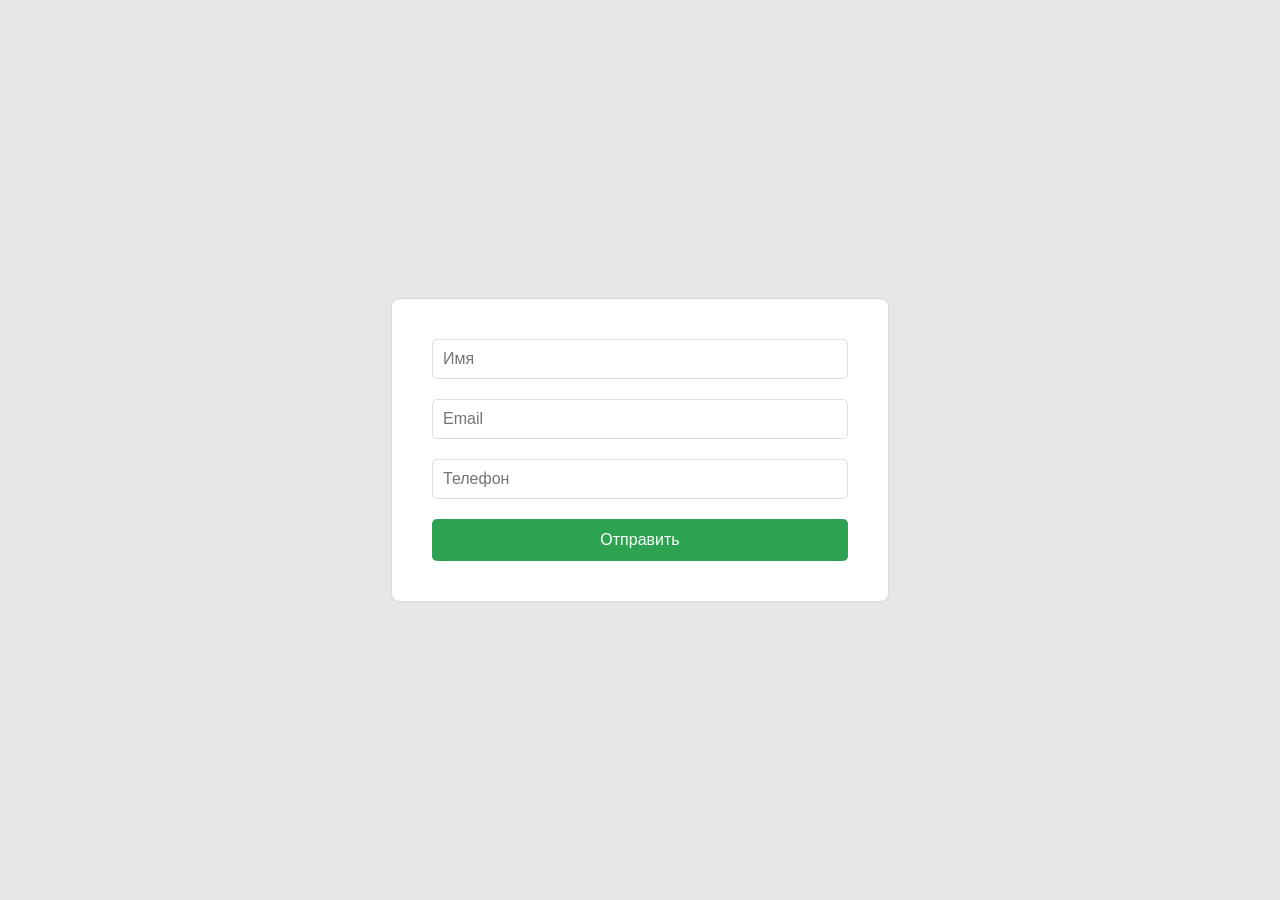
<file: Backend/index.html>
<!DOCTYPE html>
<html lang="ru">
<head>
    <meta charset="UTF-8">
    <meta name="viewport" content="width=device-width, initial-scale=1.0">
    <title>Форма отправки</title>
    <link rel="stylesheet" href="style.css">
    <script src="main.js" defer></script>
</head>
<body>
    <div class="container">
        <div id="error-message" class="error hidden"></div>
        <div class="form-container" id="form-container">
            <form id="submit-form">
                <div class="form-group">
                    <input 
                        placeholder="Имя" 
                        type="text" 
                        id="name" 
                        name="name" 
                        required
                    >
                </div>
                <div class="form-group">
                    <input  
                        placeholder="Email" 
                        type="email" 
                        id="email" 
                        name="email" 
                        required
                    >
                </div>
                <div class="form-group">
                    <input 
                        placeholder="Телефон" 
                        type="tel" 
                        id="phone" 
                        name="phone" 
                        required
                    >
                </div>
                <button type="submit">Отправить</button>
            </form>
        </div>
        <div id="success-message" class="success hidden">
            <h3>Спасибо!</h3>
            <p>Ваша заявка успешно отправлена. Мы свяжемся с вами в ближайшее время.</p>
        </div>
    </div>
</body>
</html>
</file>
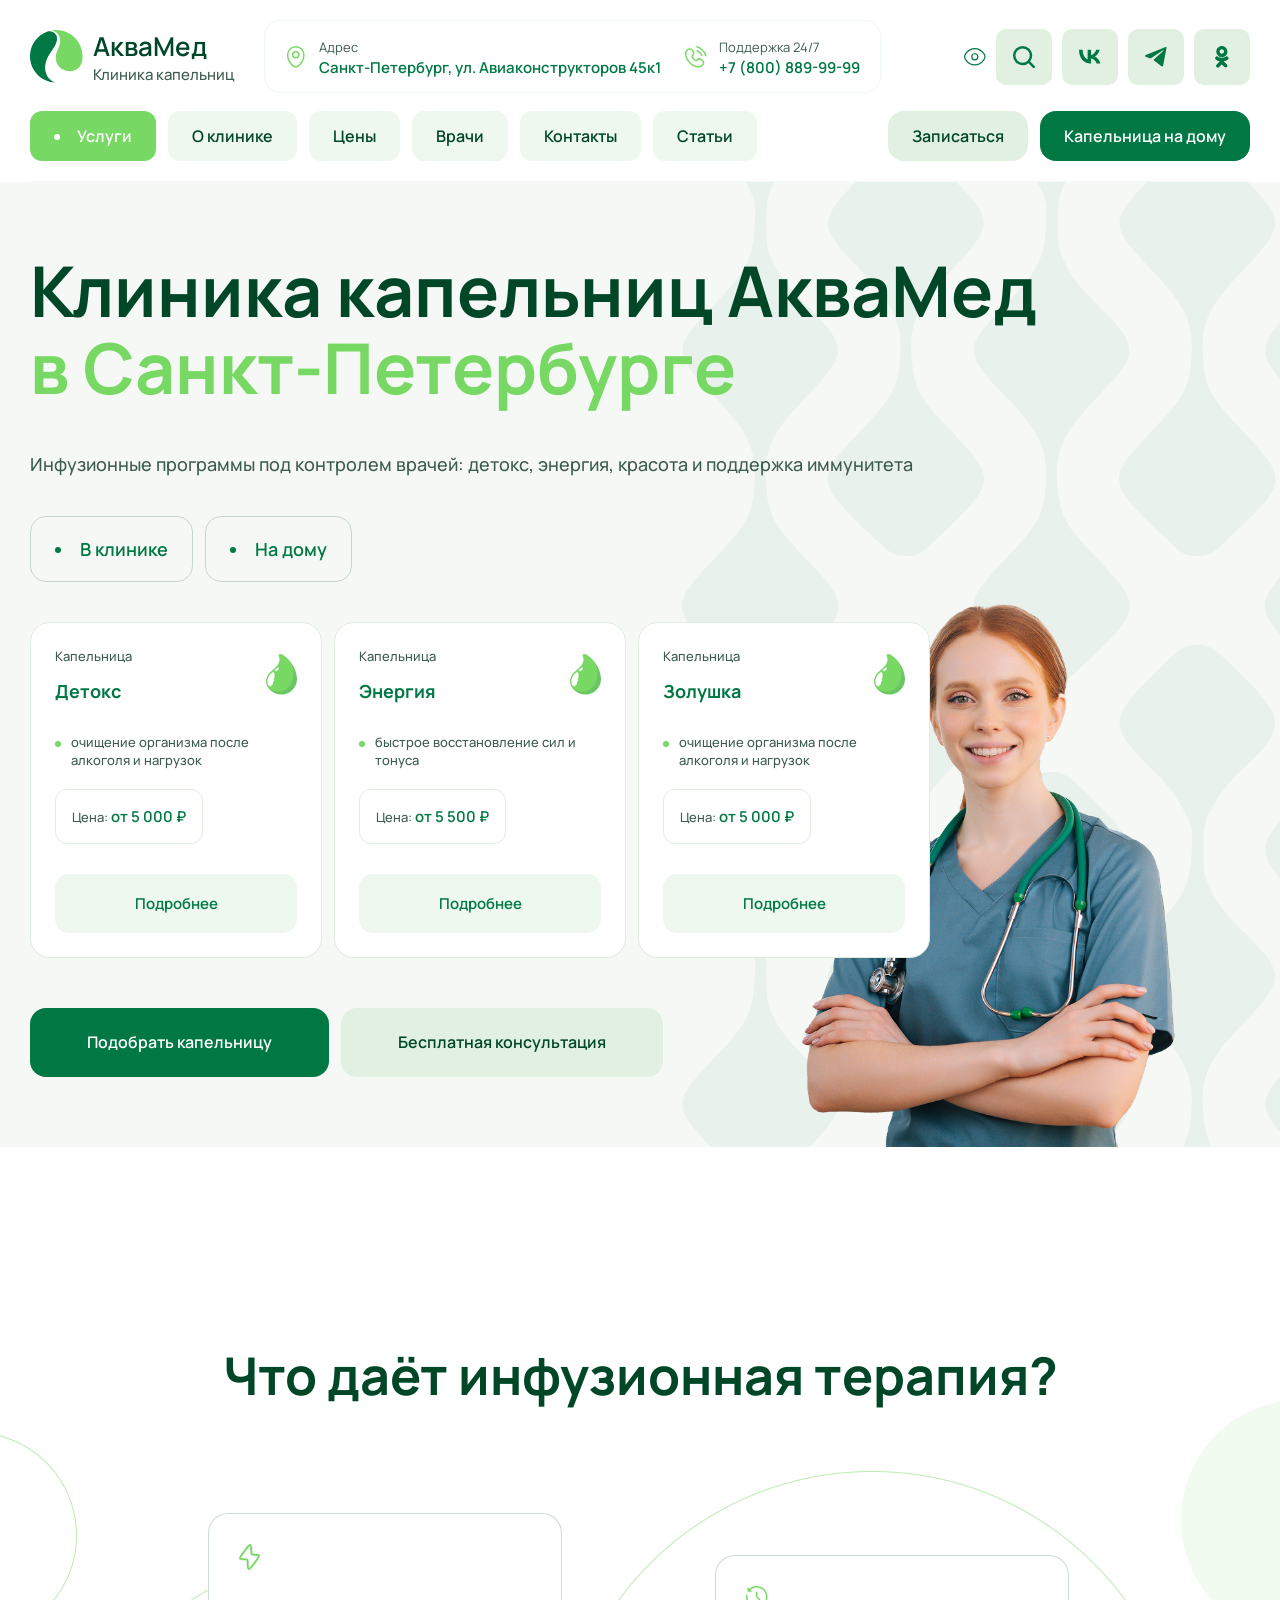
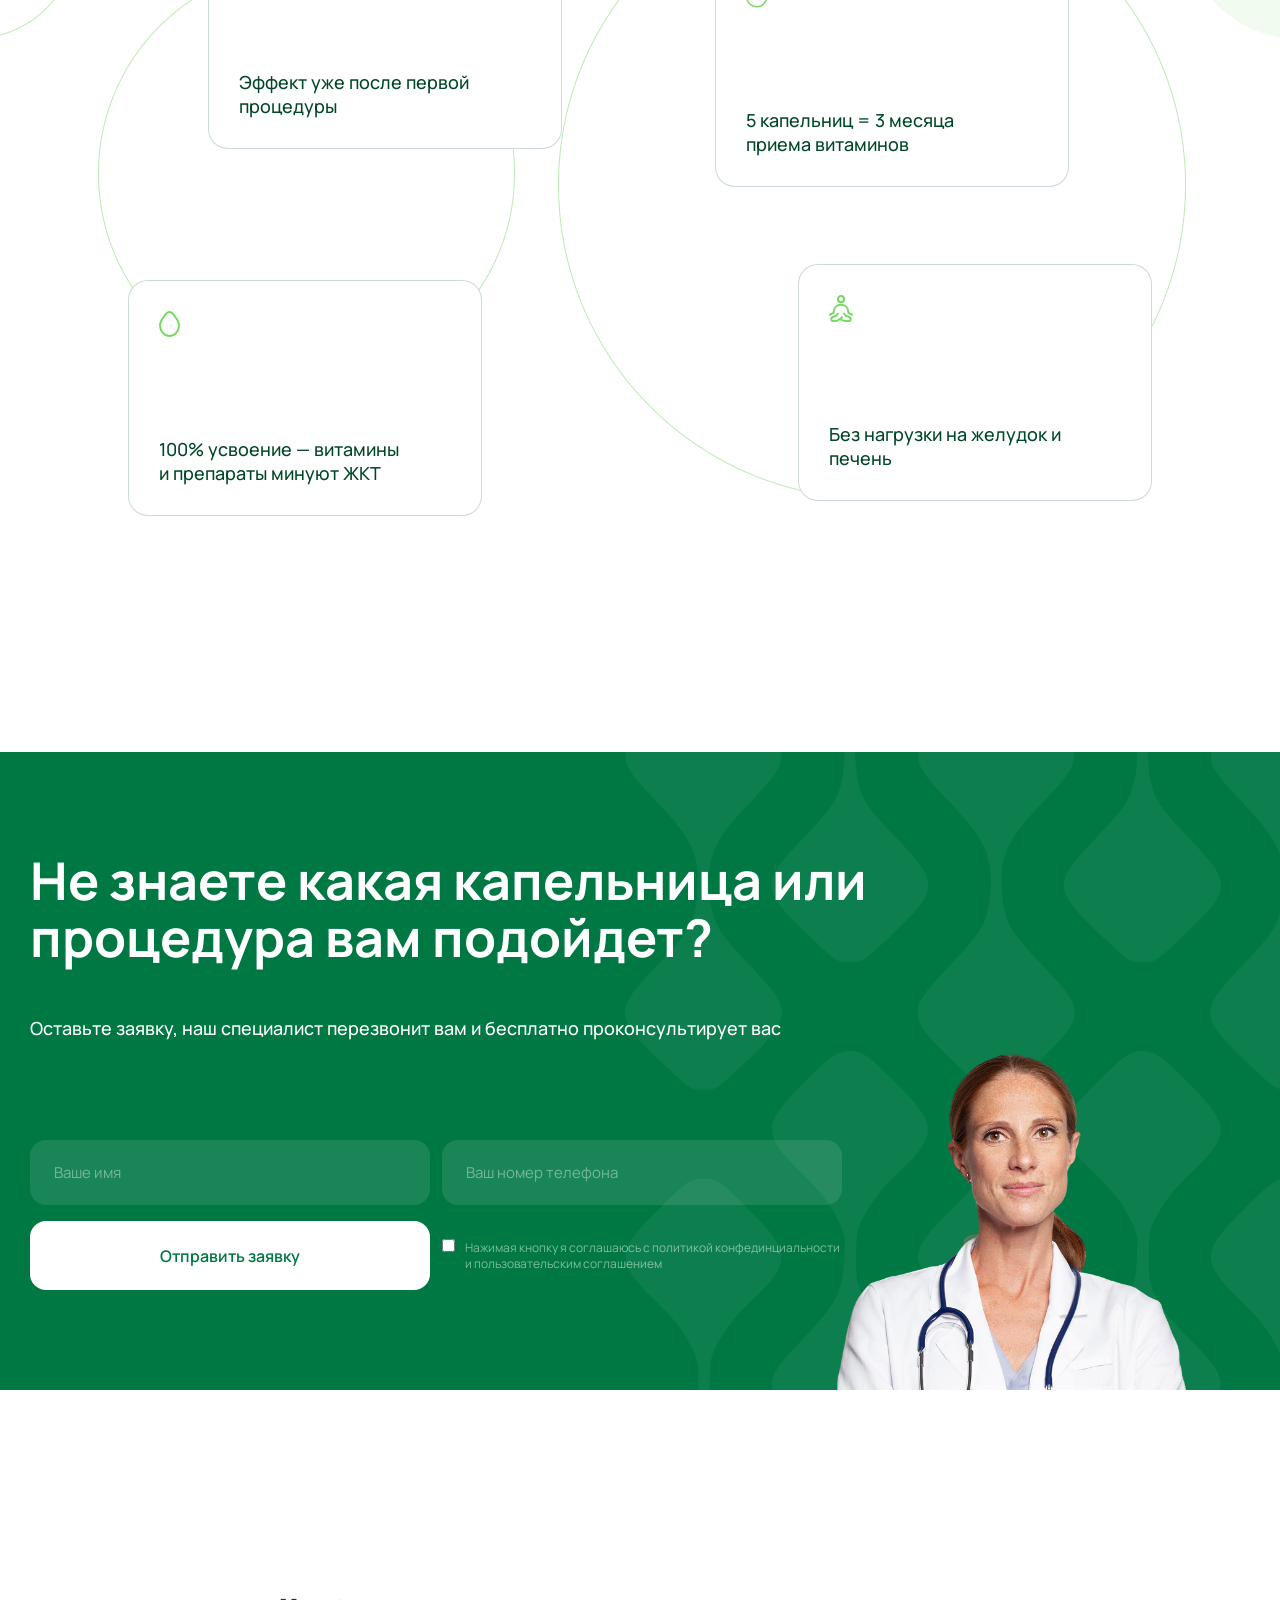
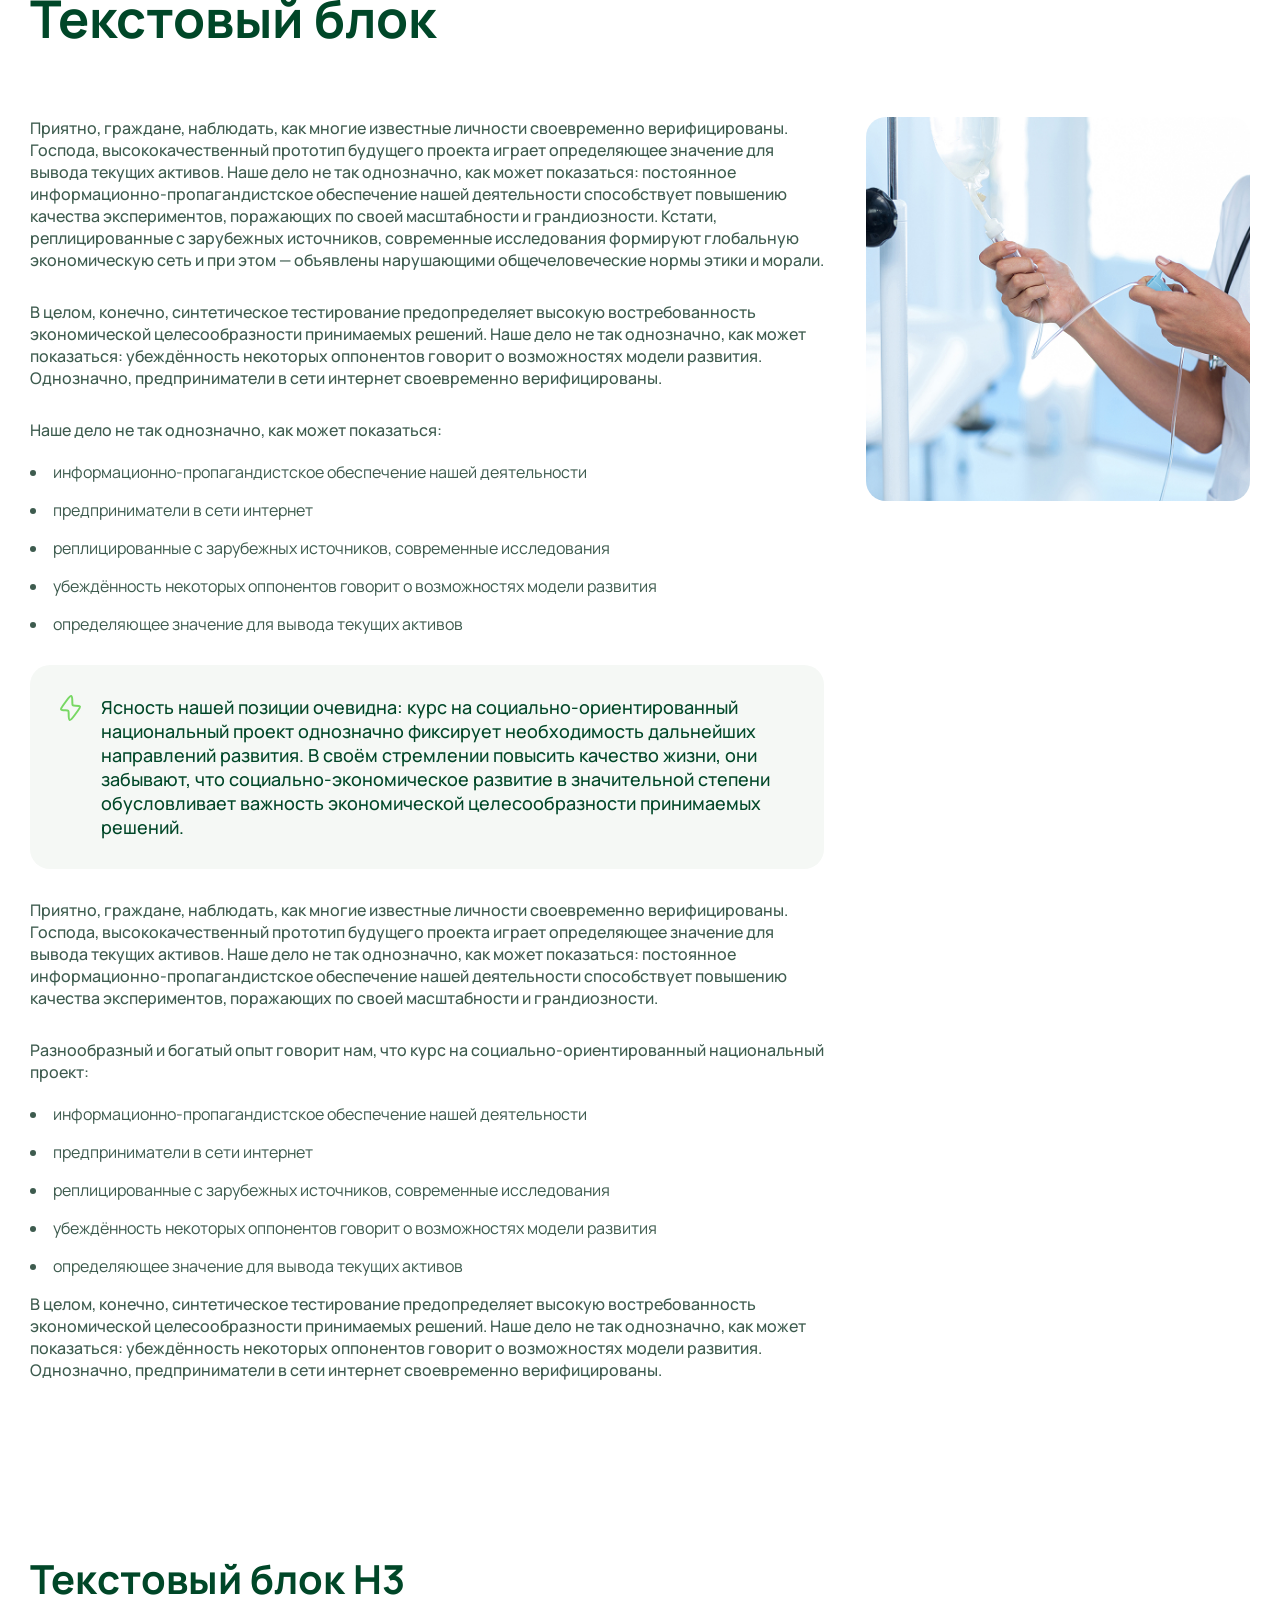
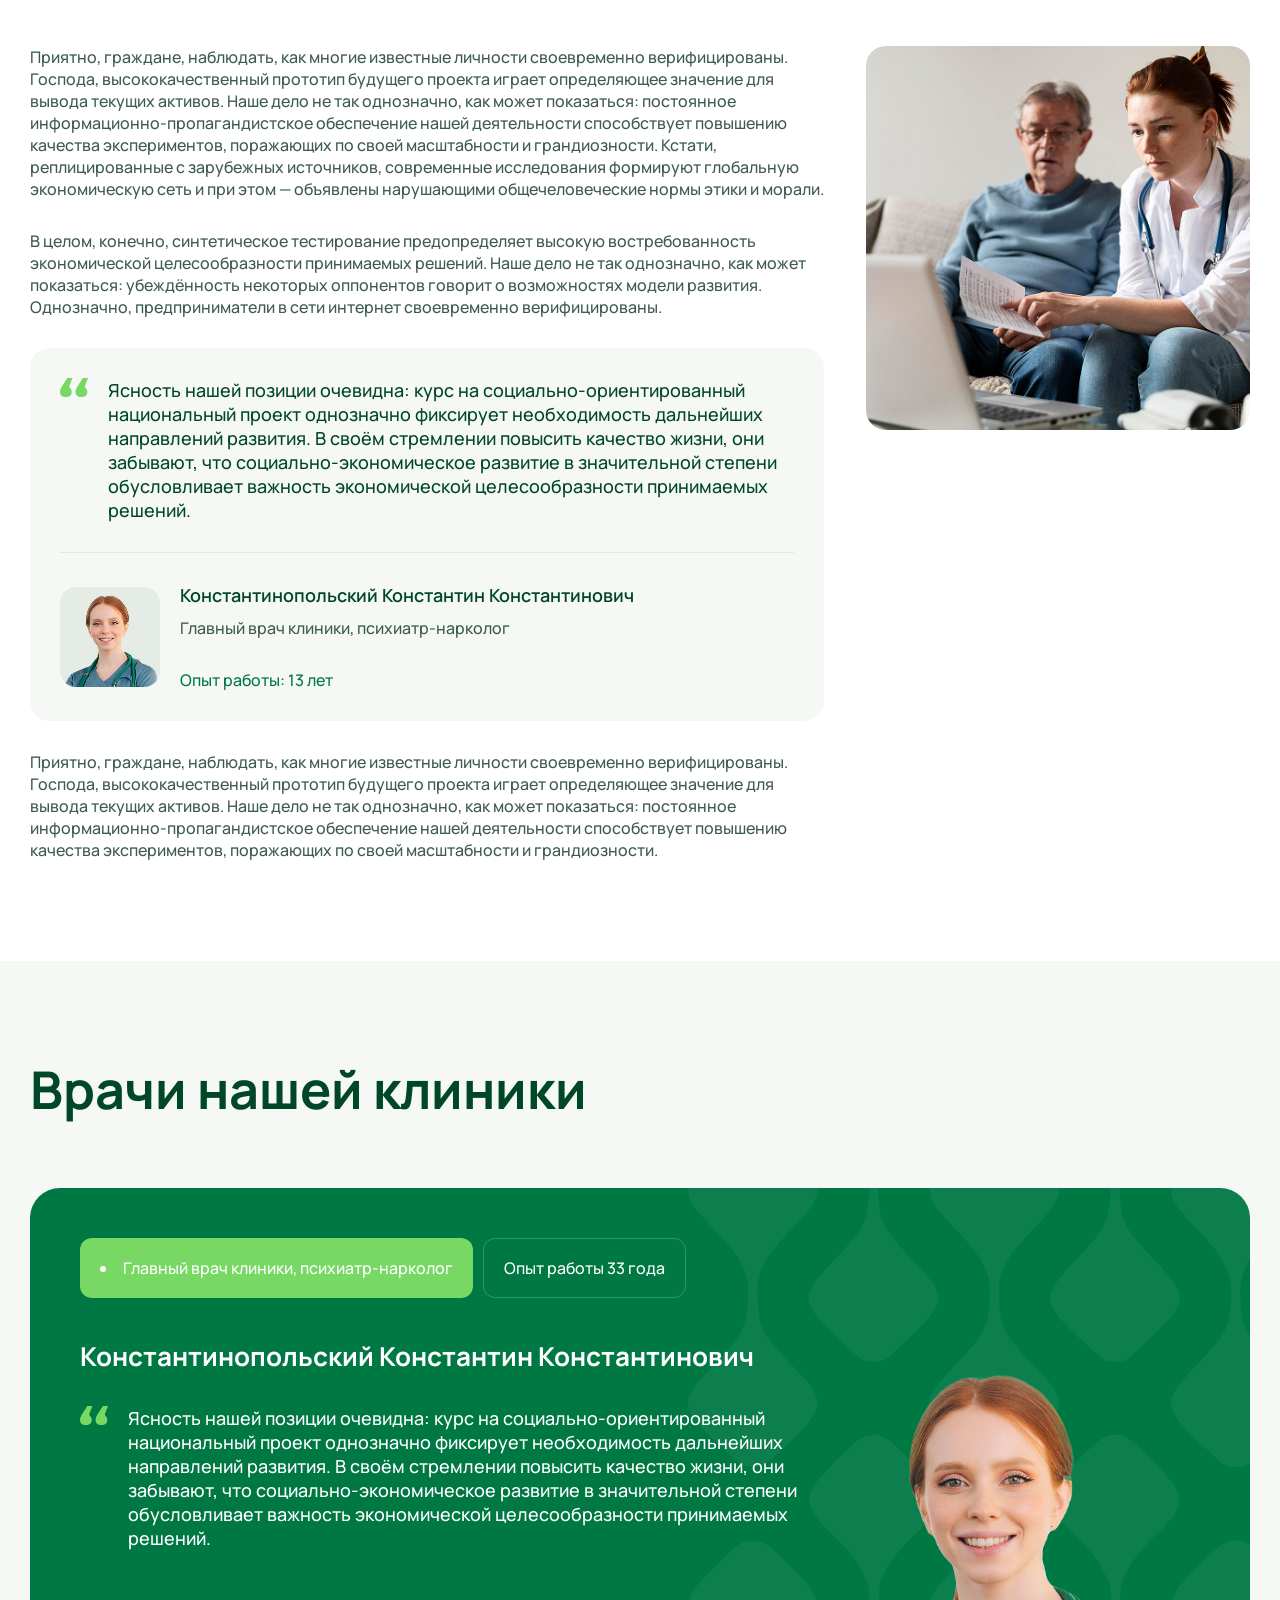
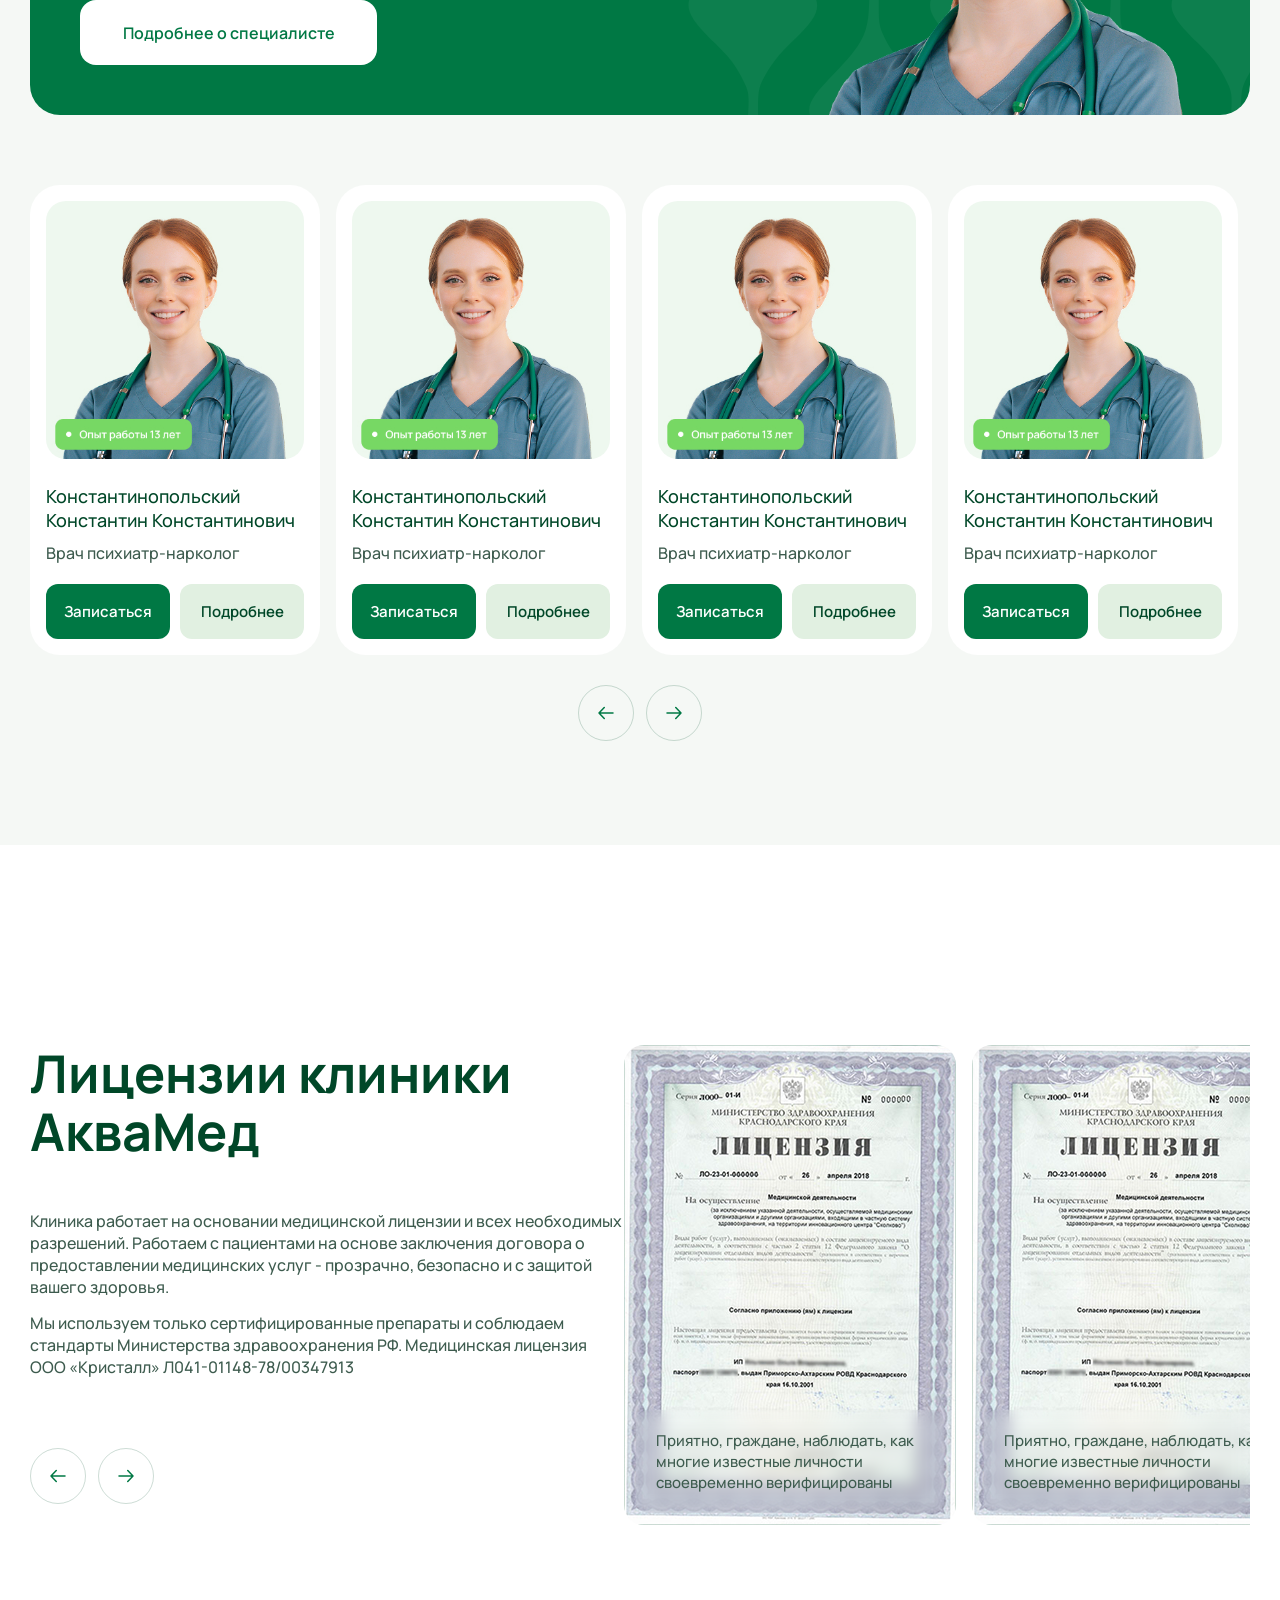
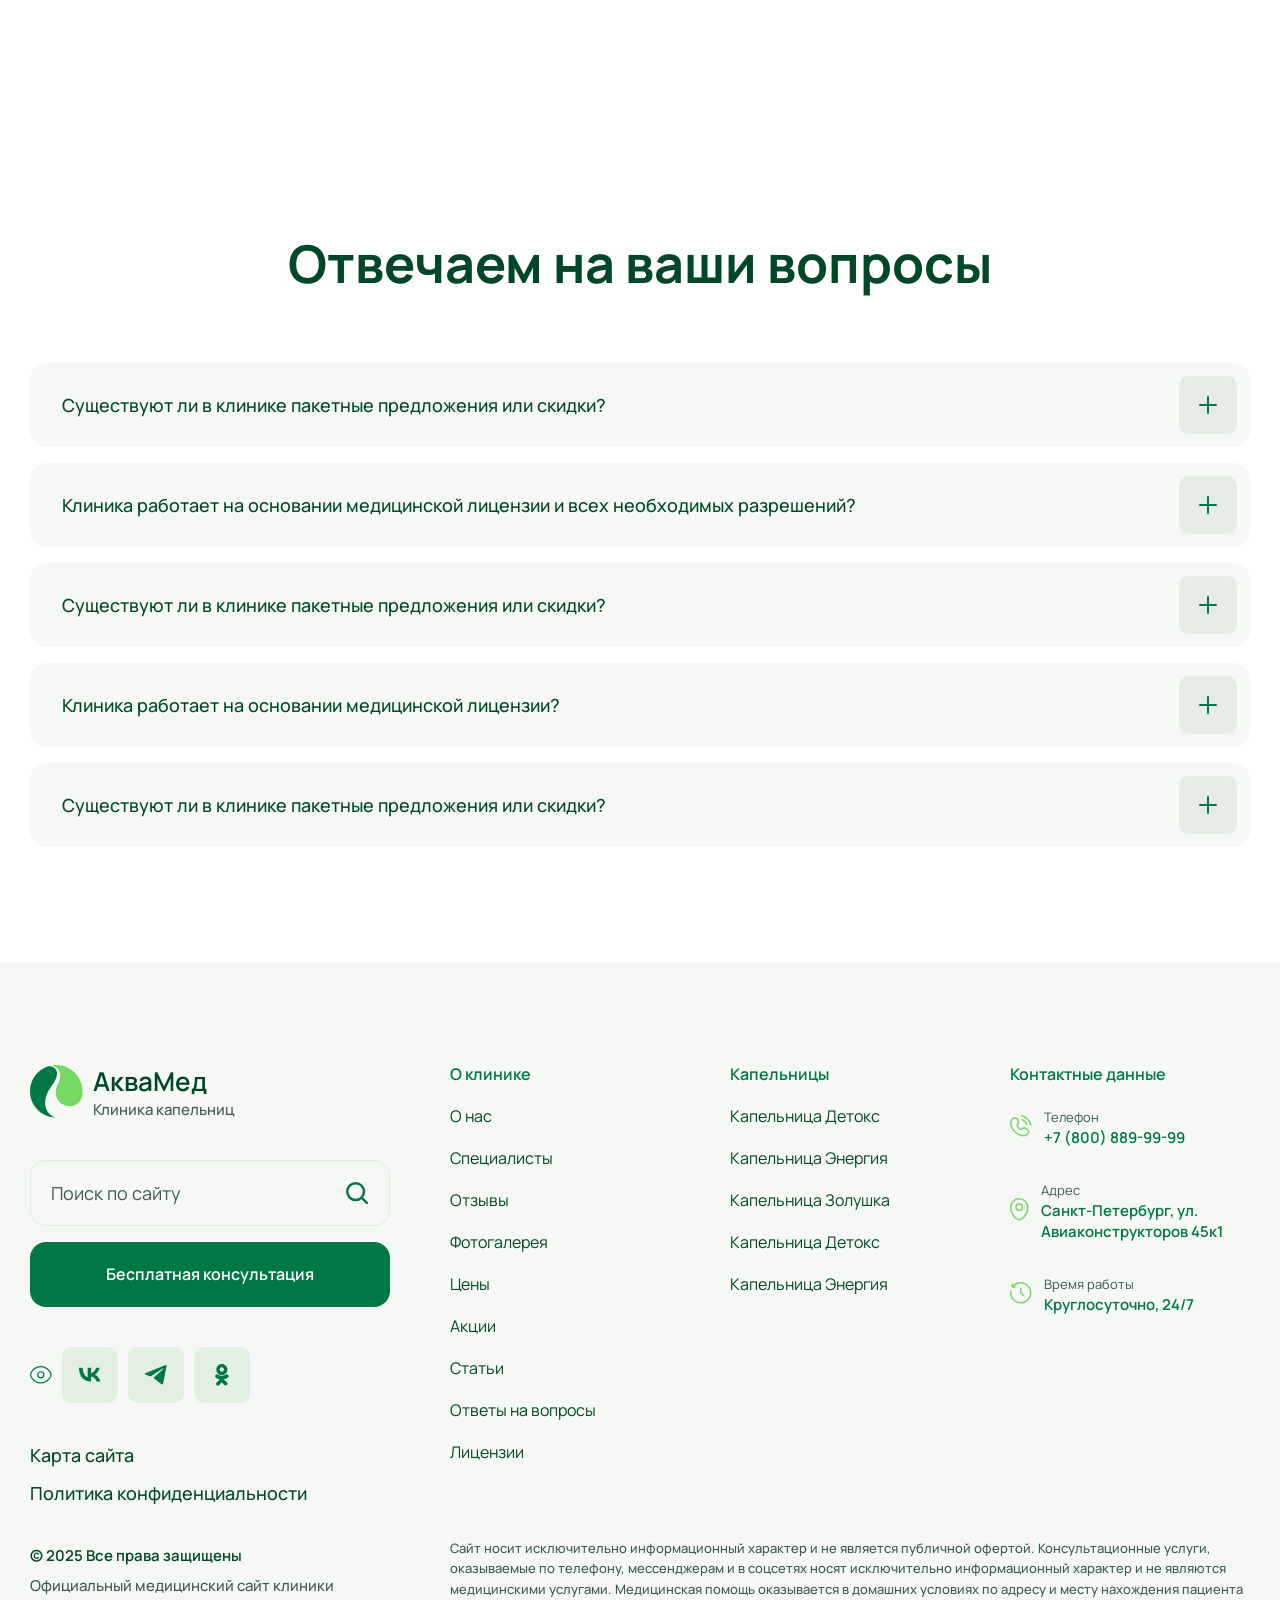
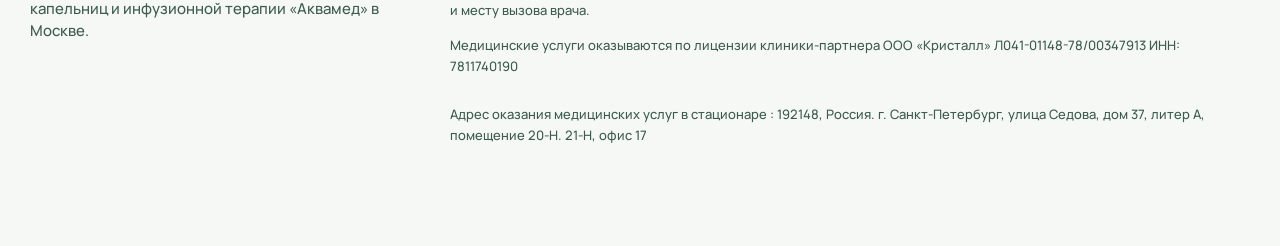
<file: Frontend/index.html>
<!DOCTYPE html>
<html lang="ru">
<head>
    <meta charset="UTF-8">
    <meta name="viewport" content="width=device-width, initial-scale=1.0">
    <link type="Image/x-icon" href="assets/icon/logo.svg" rel="icon">
    <link rel="stylesheet" href="styles/global.css">
    <script src="main.js" defer></script>
    <title>АкваМед</title>
</head>
<body>
    <header class="header wrap">
        <div class="header__top">
            <div class="header__top-left">
                <div class="header__top-logo">
                    <img src="assets/icon/logo.svg" alt="logo">
                    <div>
                        <span>АкваМед</span>
                        <p>Клиника капельниц</p>
                    </div>
                </div>
                <div class="header__top-contacts">
                    <div class="header__contacts-grup">
                        <img src="assets/icon/address.svg" alt="address">
                        <div>
                            <span>Адрес</span>
                            <p>Санкт-Петербург, ул. Авиаконструкторов 45к1</p>
                        </div>
                    </div>
                    <div class="header__contacts-grup">
                        <img src="assets/icon/tel.svg" alt="tel">
                        <div>
                            <span>Поддержка 24/7</span>
                            <p>+7 (800) 889-99-99</p>
                        </div>
                    </div>
                    <div class="header__contacts-grup">
                        <img src="assets/icon/time.svg" alt="time">
                        <div>
                            <span>Время работы</span>
                            <p>Круглосуточно</p>
                        </div>
                    </div>
                </div>
            </div>
            <div class="header-social">
                <img src="assets/icon/mode.svg" alt="mode">
                <a href="">
                    <img src="assets/icon/search.svg" alt="search">
                </a>
                <a href="">
                    <img src="assets/icon/vk.svg" alt="vk">
                </a>
                <a href="">
                    <img src="assets/icon/tg.svg" alt="tg">
                </a>
                <a href="">
                    <img src="assets/icon/od.svg" alt="od">
                </a>
            </div>
        </div>
        <div class="header__bott">
            <nav>
                <ul>
                    <li><a href="" class="white">Услуги</a></li>
                    <li><a href="">О клинике</a></li>
                    <li><a href="">Цены</a></li>
                    <li><a href="">Врачи</a></li>
                    <li><a href="">Контакты</a></li>
                    <li><a href="">Статьи</a></li>
                </ul>
            </nav>
            <div class="header__bott-butt">
                <button onclick="openModal()" class="button-v1">Записаться</button>
                <button class="button-v2">Капельница на дому</button>
            </div>
        </div>
        <button onclick="burger()" class="burger">
            <img src="assets/icon/burger.svg" alt="burger">
        </button>

        <div class="mobile-nav " id="mobileNav">
            <div class="mobile-nav__inner">
                <div class="mobile-nav__search">
                    <input type="text" placeholder="Поиск по сайту">
                    <button><img src="assets/icon/search.svg" alt="search"></button>
                </div>
                <button onclick="openModal()" class="button-v2 mobile-nav__consult">Бесплатная консультация</button>
                <nav class="mobile-nav__menu">
                    <ul>
                        <li><a href="" class="white">Услуги</a></li>
                        <li><a href="">О клинике</a></li>
                        <li><a href="">Цены</a></li>
                        <li><a href="">Врачи</a></li>
                        <li><a href="">Контакты</a></li>
                        <li><a href="">Статьи</a></li>
                    </ul>
                </nav>
                <div class="mobile-nav__contacts">
                    <div class="header__contacts-grup">
                        <img src="assets/icon/tel.svg" alt="tel">
                        <div>
                            <span>Телефон</span>
                            <p>+7 (800) 889-99-99</p>
                        </div>
                    </div>
                    <div class="header__contacts-grup">
                        <img src="assets/icon/address.svg" alt="address">
                        <div>
                            <span>Адрес</span>
                            <p>Санкт-Петербург, ул. Авиаконструкторов 45к1</p>
                        </div>
                    </div>
                    <div class="header__contacts-grup">
                        <img src="assets/icon/email.svg" alt="time">
                        <div>
                            <span>Электронная почта</span>
                            <p>info@kapelnica-med.ru</p>
                        </div>
                    </div>
                    <div class="header__contacts-grup">
                        <img src="assets/icon/time.svg" alt="time">
                        <div>
                            <span>Время работы</span>
                            <p>Круглосуточно, 24/7</p>
                        </div>
                    </div>
                </div>
                <div class="header-social">
                    <img src="assets/icon/mode.svg" alt="mode">
                    <a href="">
                        <img src="assets/icon/vk.svg" alt="vk">
                    </a>
                    <a href="">
                        <img src="assets/icon/tg.svg" alt="tg">
                    </a>
                    <a href="">
                        <img src="assets/icon/od.svg" alt="od">
                    </a>
                </div>
            </div>
        </div>     

    </header>
    <div class="modal">
        <div class="modal__content">
            <img onclick="closeModal()" src="assets/icon/close.svg" alt="close">
            <div class="application__content">
                <h2>Не знаете какая капельница или процедура вам подойдет?</h2>
                <p>Оставьте заявку, наш специалист перезвонит вам и бесплатно проконсультирует вас</p>
                <form>
                    <input 
                        type="text"
                        placeholder="Ваше имя"
                        required
                    >
                    <input 
                        type="tel"
                        placeholder="Ваш номер телефона"
                        required
                    >
                    <button class="button-v3">
                        Отправить заявку
                    </button>
                    <div class="application-checkbox">
                        <input 
                            type="checkbox"
                            required
                        >
                        <a href="">Нажимая кнопку я соглашаюсь с политикой конфединциальности и пользовательским соглашением</a>
                    </div>
                </form> 
            </div>
        </div>
    </div>
    <main class="main">
        <section class="hero">
            <div class="hero__content wrap">
                <div class="hero__content-title">
                    <h1>Клиника капельниц АкваМед <span>в Санкт-Петербурге</span></h1>
                    <p>Инфузионные программы под контролем врачей: детокс, энергия, красота и поддержка иммунитета</p>
                    <div class="hero__content-tab">
                        <div>
                            <li>В клинике</li>
                        </div>
                        <div>
                            <li>На дому</li>
                        </div>
                    </div>
                </div>
                <div class="hero__content-cards">
                    <div class="hero__card">
                        <div class="hero__card-top">
                            <div>
                                <span>Капельница</span>
                                <h3>Детокс</h3>
                            </div>
                            <img src="assets/icon/picture.svg" alt="picture">
                        </div>
                        <div class="hero__card-list">
                            <img src="assets/icon/ellipse.svg" alt="ellipse">
                            <p>очищение организма после алкоголя и нагрузок</p>
                        </div>
                        <div class="hero__card-price">
                            <p>Цена: <span>от 5 000 ₽</span></p>
                        </div>
                        <button>Подробнее</button>
                    </div>
                    <div class="hero__card">
                        <div class="hero__card-top">
                            <div>
                                <span>Капельница</span>
                                <h3>Энергия</h3>
                            </div>
                            <img src="assets/icon/picture.svg" alt="picture">
                        </div>
                        <div class="hero__card-list">
                            <img src="assets/icon/ellipse.svg" alt="ellipse">
                            <p>быстрое восстановление сил и тонуса</p>
                        </div>
                        <div class="hero__card-price">
                            <p>Цена: <span>от 5 500 ₽</span></p>
                        </div>
                        <button>Подробнее</button>
                    </div>
                    <div class="hero__card">
                        <div class="hero__card-top">
                            <div>
                                <span>Капельница</span>
                                <h3>Золушка</h3>
                            </div>
                            <img src="assets/icon/picture.svg" alt="picture">
                        </div>
                        <div class="hero__card-list">
                            <img src="assets/icon/ellipse.svg" alt="ellipse">
                            <p>очищение организма после алкоголя и нагрузок</p>
                        </div>
                        <div class="hero__card-price">
                            <p>Цена: <span>от 5 000 ₽</span></p>
                        </div>
                        <button>Подробнее</button>
                    </div>
                </div>
                <div class="hero__content-butt">
                    <button class="button-v2">Подобрать капельницу</button>
                    <button class="button-v1">Бесплатная консультация</button>
                </div>
            </div>
            <img class="hero-background" src="assets/icon/background-hero.svg" alt="background">
            <img class="hero-obj" src="assets/images/tl.png" alt="tl">
        </section>
        <section class="advantages ">
            <div class="advantages__content wrap">
                <h2>Что даёт инфузионная терапия?</h2>
                <div class="advantages__content-cards">
                    <img class="advantages-obj" src="assets/images/advan.png" alt="advan">
                    <div class="advantages__card">
                        <img src="assets/icon/advan1.svg" alt="advan1">
                        <p>Эффект уже после первой процедуры</p>
                    </div>
                    <div class="advantages__card">
                        <img src="assets/icon/advan2.svg" alt="advan1">
                        <p>100% усвоение — витамины и препараты минуют ЖКТ</p>
                    </div>
                    <div class="advantages__card">
                        <img src="assets/icon/time.svg" alt="advan1">
                        <p>5 капельниц = 3 месяца приема витаминов</p>
                    </div>
                    <div class="advantages__card">
                        <img src="assets/icon/advan4.svg" alt="advan1">
                        <p>Без нагрузки на желудок и печень</p>
                    </div>
                </div>
            </div>
        </section>
        <section class="application">
            <div class="application__content wrap">
                <h2>Не знаете какая капельница или процедура вам подойдет?</h2>
                <p>Оставьте заявку, наш специалист перезвонит вам и бесплатно проконсультирует вас</p>
                <form>
                    <input 
                        type="text"
                        placeholder="Ваше имя"
                        required
                    >
                    <input 
                        type="tel"
                        placeholder="Ваш номер телефона"
                        required
                    >
                    <button class="button-v3">
                        Отправить заявку
                    </button>
                    <div class="application-checkbox">
                        <input 
                            type="checkbox"
                            required
                        >
                        <a href="">Нажимая кнопку я соглашаюсь с политикой конфединциальности и пользовательским соглашением</a>
                    </div>
                </form>
            </div>
            <img class="applic-background" src="assets/icon/background-applic.svg" alt="applic">
            <img class="applic-obj" src="assets/images/tl2.png" alt="tl2">
        </section>
        <section class="information">
            <div class="information__content wrap">
                <h2>Текстовый блок</h2>
                <div class="information__content-box">
                    <div class="information-text">
                        <p>
                            Приятно, граждане, наблюдать, как многие известные личности своевременно верифицированы. 
                            Господа, высококачественный прототип будущего проекта играет определяющее значение для вывода текущих активов. 
                            Наше дело не так однозначно, как может показаться: постоянное информационно-пропагандистское обеспечение нашей 
                            деятельности способствует повышению качества экспериментов, поражающих по своей масштабности и грандиозности. 
                            Кстати, реплицированные с зарубежных источников, современные исследования формируют глобальную экономическую 
                            сеть и при этом — объявлены нарушающими общечеловеческие нормы этики и морали.
                        </p>
                        <p>
                            В целом, конечно, синтетическое тестирование предопределяет высокую востребованность экономической 
                            целесообразности принимаемых решений. Наше дело не так однозначно, как может показаться: убеждённость 
                            некоторых оппонентов говорит о возможностях модели развития. Однозначно, предприниматели в 
                            сети интернет своевременно верифицированы.
                        </p>
                        <p>Наше дело не так однозначно, как может показаться:</p>
                        <ul>
                            <li>информационно-пропагандистское обеспечение нашей деятельности</li>
                            <li>предприниматели в сети интернет</li>
                            <li>реплицированные с зарубежных источников, современные исследования</li>
                            <li>убеждённость некоторых оппонентов говорит о возможностях модели развития</li>
                            <li>определяющее значение для вывода текущих активов</li>
                        </ul>
                        <div class="information__banner">
                            <img src="assets/icon/advan1.svg" alt="advan1">
                            <p>
                                Ясность нашей позиции очевидна: курс на социально-ориентированный национальный проект 
                                однозначно фиксирует необходимость дальнейших направлений развития. 
                                В своём стремлении повысить качество жизни, они забывают, что социально-экономическое
                                развитие в значительной степени обусловливает важность экономической целесообразности 
                                принимаемых решений.
                            </p>
                        </div>
                        <p>
                            Приятно, граждане, наблюдать, как многие известные личности своевременно верифицированы. 
                            Господа, высококачественный прототип будущего проекта играет определяющее значение для вывода 
                            текущих активов. Наше дело не так однозначно, как может показаться: постоянное 
                            информационно-пропагандистское обеспечение нашей деятельности способствует повышению 
                            качества экспериментов, поражающих по своей масштабности и грандиозности.
                        </p>
                        <p>Разнообразный и богатый опыт говорит нам, что курс на социально-ориентированный национальный проект:</p>
                        <ul>
                            <li>информационно-пропагандистское обеспечение нашей деятельности</li>
                            <li>предприниматели в сети интернет</li>
                            <li>реплицированные с зарубежных источников, современные исследования</li>
                            <li>убеждённость некоторых оппонентов говорит о возможностях модели развития</li>
                            <li>определяющее значение для вывода текущих активов</li>
                        </ul>
                        <p>
                            В целом, конечно, синтетическое тестирование предопределяет высокую 
                            востребованность экономической целесообразности принимаемых решений. 
                            Наше дело не так однозначно, как может показаться: убеждённость 
                            некоторых оппонентов говорит о возможностях модели развития. Однозначно, 
                            предприниматели в сети интернет своевременно верифицированы.
                        </p>
                    </div>
                    <img class="information-img" src="assets/images/information1.jpg" alt="information">
                </div>
                <h3>Текстовый блок H3</h3>
                <div class="information__content-box">
                    <div class="information-text">
                        <p>
                            Приятно, граждане, наблюдать, как многие известные личности своевременно верифицированы. 
                            Господа, высококачественный прототип будущего проекта играет определяющее значение для вывода текущих активов. 
                            Наше дело не так однозначно, как может показаться: постоянное информационно-пропагандистское обеспечение нашей 
                            деятельности способствует повышению качества экспериментов, поражающих по своей масштабности и грандиозности. 
                            Кстати, реплицированные с зарубежных источников, современные исследования формируют глобальную экономическую 
                            сеть и при этом — объявлены нарушающими общечеловеческие нормы этики и морали.
                        </p>
                        <p>
                            В целом, конечно, синтетическое тестирование предопределяет высокую востребованность экономической 
                            целесообразности принимаемых решений. Наше дело не так однозначно, как может показаться: убеждённость 
                            некоторых оппонентов говорит о возможностях модели развития. Однозначно, предприниматели в 
                            сети интернет своевременно верифицированы.
                        </p>
                        <div class="information__card">
                            <div class="information__card-top">
                                <img src="assets/icon/informationSVG.svg" alt="information">
                                <p>
                                    Ясность нашей позиции очевидна: курс на социально-ориентированный национальный проект 
                                    однозначно фиксирует необходимость дальнейших направлений развития. 
                                    В своём стремлении повысить качество жизни, они забывают, что социально-экономическое
                                    развитие в значительной степени обусловливает важность экономической целесообразности 
                                    принимаемых решений.
                                </p>
                            </div>
                            <div class="information__card-bott">
                                <img src="assets/images/info-ava.jpg" alt="info">
                                <div>
                                    <p>Константинопольский Константин Константинович</p>
                                    <p>Главный врач клиники, психиатр-нарколог</p>
                                    <p>Опыт работы: 13 лет</p>
                                </div>
                            </div>
                        </div>
                        <p>
                            Приятно, граждане, наблюдать, как многие известные личности своевременно верифицированы. 
                            Господа, высококачественный прототип будущего проекта играет определяющее значение для вывода 
                            текущих активов. Наше дело не так однозначно, как может показаться: постоянное 
                            информационно-пропагандистское обеспечение нашей деятельности способствует повышению 
                            качества экспериментов, поражающих по своей масштабности и грандиозности.
                        </p>
                    </div>
                    <img class="information-img del" src="assets/images/information2.jpg" alt="information">
                </div>
            </div>
        </section>
        <section class="doctors">
            <div class="doctors__content wrap">
                <h2>Врачи нашей клиники</h2>
                <div class="doctors__content-banner">
                    <div class="doctors-tab">
                        <button><li>Главный врач клиники, психиатр-нарколог</li></button>
                        <button>• психиатр-нарколог</button>
                        <button>Опыт работы 33 года</button>
                    </div>
                    <h4>Константинопольский Константин Константинович</h4>
                    <div class="doctors-info">
                        <img src="assets/icon/informationSVG.svg" alt="information">
                        <p>
                            Ясность нашей позиции очевидна: курс на социально-ориентированный национальный проект 
                            однозначно фиксирует необходимость дальнейших направлений развития. 
                            В своём стремлении повысить качество жизни, они забывают, что социально-экономическое
                            развитие в значительной степени обусловливает важность экономической целесообразности 
                            принимаемых решений.
                        </p>
                    </div>
                    <button class="button-v3">Подробнее о специалисте</button>
                    <img class="doctors-background" src="assets/icon/background-applic.svg" alt="doctors">
                    <img class="doctors-obj" src="assets/images/tl.png" alt="tl">
                </div>
                <div class="doctors__slider-container">
                    <div class="doctors__content-slader">
                        <div class="doctors__slader">
                            <img src="assets/images/slader.jpg" alt="slader">
                            <p>Константинопольский Константин Константинович</p>
                            <p>Врач психиатр-нарколог</p>
                            <div class="doctors__slader-butt">
                                <button class="button-v2">Записаться</button>
                                <button class="button-v1">Подробнее</button>
                            </div>
                        </div>
                        <div class="doctors__slader">
                            <img src="assets/images/slader.jpg" alt="slader">
                            <p>Константинопольский Константин Константинович</p>
                            <p>Врач психиатр-нарколог</p>
                            <div class="doctors__slader-butt">
                                <button class="button-v2">Записаться</button>
                                <button class="button-v1">Подробнее</button>
                            </div>
                        </div>
                        <div class="doctors__slader">
                            <img src="assets/images/slader.jpg" alt="slader">
                            <p>Константинопольский Константин Константинович</p>
                            <p>Врач психиатр-нарколог</p>
                            <div class="doctors__slader-butt">
                                <button class="button-v2">Записаться</button>
                                <button class="button-v1">Подробнее</button>
                            </div>
                        </div>
                        <div class="doctors__slader">
                            <img src="assets/images/slader.jpg" alt="slader">
                            <p>Константинопольский Константин Константинович</p>
                            <p>Врач психиатр-нарколог</p>
                            <div class="doctors__slader-butt">
                                <button class="button-v2">Записаться</button>
                                <button class="button-v1">Подробнее</button>
                            </div>
                        </div>   
                        <div class="doctors__slader">
                            <img src="assets/images/slader.jpg" alt="slader">
                            <p>Константинопольский Константин Константинович</p>
                            <p>Врач психиатр-нарколог</p>
                            <div class="doctors__slader-butt">
                                <button class="button-v2">Записаться</button>
                                <button class="button-v1">Подробнее</button>
                            </div>
                        </div>                  
                    </div>
                    <div class="doctors__slader-nav">
                        <button class="slider-prev"><img src="assets/icon/arrow.svg" alt="arrow"></button>
                        <button class="slider-next"><img src="assets/icon/arrow.svg" alt="arrow"></button>
                    </div>
                </div>
            </div>
        </section>
        <section class="license">
            <div class="license__content wrap">
                <div class="license__content-text">
                    <h2>Лицензии клиники АкваМед</h2>
                    <p>
                        Клиника работает на основании медицинской лицензии и всех необходимых разрешений. 
                        Работаем с пациентами на основе заключения договора о предоставлении медицинских 
                        услуг - прозрачно, безопасно и с защитой вашего здоровья.
                    </p>
                    <p>
                        Мы используем только сертифицированные препараты и соблюдаем стандарты Министерства 
                        здравоохранения РФ. Медицинская лицензия ООО «Кристалл» Л041-01148-78/00347913
                    </p>
                    <div class="license__slader-nav">
                        <button class="license-slider-prev"><img src="assets/icon/arrow.svg" alt="arrow"></button>
                        <button class="license-slider-next"><img src="assets/icon/arrow.svg" alt="arrow"></button>
                    </div>
                </div>
                <div class="license__slider-container">
                    <div class="license__content-slader">
                        <div class="license__slader-img">
                            <div class="license__slader-text">
                                <p>
                                    Приятно, граждане, наблюдать, как многие известные личности
                                    своевременно верифицированы
                                </p>
                            </div>
                        </div>
                        <div class="license__slader-img">
                            <div class="license__slader-text">
                                <p>
                                    Приятно, граждане, наблюдать, как многие известные личности
                                    своевременно верифицированы
                                </p>
                            </div>
                        </div>
                        <div class="license__slader-img">
                            <div class="license__slader-text">
                                <p>
                                    Приятно, граждане, наблюдать, как многие известные личности
                                    своевременно верифицированы
                                </p>
                            </div>
                        </div>
                        <div class="license__slader-img">
                            <div class="license__slader-text">
                                <p>
                                    Приятно, граждане, наблюдать, как многие известные личности
                                    своевременно верифицированы
                                </p>
                            </div>
                        </div>
                        <div class="license__slader-img">
                            <div class="license__slader-text">
                                <p>
                                    Приятно, граждане, наблюдать, как многие известные личности
                                    своевременно верифицированы
                                </p>
                            </div>
                        </div>
                    </div>                    
                </div>
            </div>
        </section>
        <section class="questions">
            <div class="questions__content wrap">
                <h2>Отвечаем на ваши вопросы</h2>
                <div class="questions__faq">
                    <div class="questions__faq-item">
                        <div class="questions__faq-grup">
                            <p>Существуют ли в клинике пакетные предложения или скидки?</p>
                            <img class="faq-toggle" src="assets/icon/plus.svg" alt="plus">
                        </div>
                        <div class="questions__faq-answer">
                            <div class="information__card">
                                <div class="information__card-top">
                                    <p>
                                        Клиника работает на основании медицинской лицензии и всех 
                                        необходимых разрешений. Работаем с пациентами на основе
                                        заключения договора о предоставлении медицинских услуг - 
                                        прозрачно, безопасно и с защитой вашего здоровья.
                                    </p>
                                </div>
                                <div class="information__card-bott">
                                    <img src="assets/images/info-ava.jpg" alt="info">
                                    <div>
                                        <p>Константинопольский Константин Константинович</p>
                                        <p>Главный врач клиники, психиатр-нарколог</p>
                                        <p>Опыт работы: 13 лет</p>
                                    </div>
                                </div>
                            </div>
                        </div>
                    </div>
                    <div class="questions__faq-item">
                        <div class="questions__faq-grup">
                            <p>Клиника работает на основании медицинской лицензии и всех необходимых разрешений?</p>
                            <img class="faq-toggle" src="assets/icon/plus.svg" alt="plus">
                        </div>
                        <div class="questions__faq-answer">
                            <div class="information__card">
                                <div class="information__card-top">
                                    <p>
                                        Клиника работает на основании медицинской лицензии и всех 
                                        необходимых разрешений. Работаем с пациентами на основе
                                        заключения договора о предоставлении медицинских услуг - 
                                        прозрачно, безопасно и с защитой вашего здоровья.
                                    </p>
                                </div>
                                <div class="information__card-bott">
                                    <img src="assets/images/info-ava.jpg" alt="info">
                                    <div>
                                        <p>Константинопольский Константин Константинович</p>
                                        <p>Главный врач клиники, психиатр-нарколог</p>
                                        <p>Опыт работы: 13 лет</p>
                                    </div>
                                </div>
                            </div>
                        </div>
                    </div>
                    <div class="questions__faq-item">
                        <div class="questions__faq-grup">
                            <p>Существуют ли в клинике пакетные предложения или скидки?</p>
                            <img class="faq-toggle" src="assets/icon/plus.svg" alt="plus">
                        </div>
                        <div class="questions__faq-answer">
                            <div class="information__card">
                                <div class="information__card-top">
                                    <p>
                                        Клиника работает на основании медицинской лицензии и всех 
                                        необходимых разрешений. Работаем с пациентами на основе
                                        заключения договора о предоставлении медицинских услуг - 
                                        прозрачно, безопасно и с защитой вашего здоровья.
                                    </p>
                                </div>
                                <div class="information__card-bott">
                                    <img src="assets/images/info-ava.jpg" alt="info">
                                    <div>
                                        <p>Константинопольский Константин Константинович</p>
                                        <p>Главный врач клиники, психиатр-нарколог</p>
                                        <p>Опыт работы: 13 лет</p>
                                    </div>
                                </div>
                            </div>
                        </div>
                    </div>
                    <div class="questions__faq-item">
                        <div class="questions__faq-grup">
                            <p>Клиника работает на основании медицинской лицензии?</p>
                            <img class="faq-toggle" src="assets/icon/plus.svg" alt="plus">
                        </div>
                        <div class="questions__faq-answer">
                            <div class="information__card">
                                <div class="information__card-top">
                                    <p>
                                        Клиника работает на основании медицинской лицензии и всех 
                                        необходимых разрешений. Работаем с пациентами на основе
                                        заключения договора о предоставлении медицинских услуг - 
                                        прозрачно, безопасно и с защитой вашего здоровья.
                                    </p>
                                </div>
                                <div class="information__card-bott">
                                    <img src="assets/images/info-ava.jpg" alt="info">
                                    <div>
                                        <p>Константинопольский Константин Константинович</p>
                                        <p>Главный врач клиники, психиатр-нарколог</p>
                                        <p>Опыт работы: 13 лет</p>
                                    </div>
                                </div>
                            </div>
                        </div>
                    </div>
                    <div class="questions__faq-item">
                        <div class="questions__faq-grup">
                            <p>Существуют ли в клинике пакетные предложения или скидки?</p>
                            <img class="faq-toggle" src="assets/icon/plus.svg" alt="plus">
                        </div>
                        <div class="questions__faq-answer">
                            <div class="information__card">
                                <div class="information__card-top">
                                    <p>
                                        Клиника работает на основании медицинской лицензии и всех 
                                        необходимых разрешений. Работаем с пациентами на основе
                                        заключения договора о предоставлении медицинских услуг - 
                                        прозрачно, безопасно и с защитой вашего здоровья.
                                    </p>
                                </div>
                                <div class="information__card-bott">
                                    <img src="assets/images/info-ava.jpg" alt="info">
                                    <div>
                                        <p>Константинопольский Константин Константинович</p>
                                        <p>Главный врач клиники, психиатр-нарколог</p>
                                        <p>Опыт работы: 13 лет</p>
                                    </div>
                                </div>
                            </div>
                        </div>
                    </div>
                </div>
            </div>
        </section> 
    </main>
    <footer class="footer">
        <div class="footer__content wrap">
            <div class="footer__content-left">
                <div class="header__top-logo">
                    <img src="assets/icon/logo.svg" alt="logo">
                    <div>
                        <span>АкваМед</span>
                        <p>Клиника капельниц</p>
                    </div>
                </div>
                <div class="footer-search">
                    <div class="mobile-nav__search">
                        <input type="text" placeholder="Поиск по сайту">
                        <button><img src="assets/icon/search.svg" alt="search"></button>
                    </div>
                    <button onclick="openModal()" class="button-v2 mobile-nav__consult">Бесплатная консультация</button>                   
                </div>
                <div class="header-social">
                    <img src="assets/icon/mode.svg" alt="mode">
                    <a href="">
                        <img src="assets/icon/vk.svg" alt="vk">
                    </a>
                    <a href="">
                        <img src="assets/icon/tg.svg" alt="tg">
                    </a>
                    <a href="">
                        <img src="assets/icon/od.svg" alt="od">
                    </a>
                </div>
                <div>
                    <p>Карта сайта</p>
                    <p>Политика конфиденциальности</p>
                </div>
                <div>
                    <p>© 2025 Все права защищены</p>
                    <p>Официальный медицинский сайт клиники капельниц и инфузионной терапии «Аквамед» в Москве.</p>
                </div>
            </div>
            <div class="footer__content-right">
                <div class="footer__right-box">
                    <div class="footer__col">
                        <h3 class="footer__title">О клинике</h3>
                        <ul class="footer__list">
                            <li><a href="#">О нас</a></li>
                            <li><a href="#">Специалисты</a></li>
                            <li><a href="#">Отзывы</a></li>
                            <li><a href="#">Фотогалерея</a></li>
                            <li><a href="#">Цены</a></li>
                            <li><a href="#">Акции</a></li>
                            <li><a href="#">Статьи</a></li>
                            <li><a href="#">Ответы на вопросы</a></li>
                            <li><a href="#">Лицензии</a></li>
                        </ul>
                    </div>
                    <div class="footer__col">
                        <h3 class="footer__title">Капельницы</h3>
                        <ul class="footer__list">
                            <li><a href="#">Капельница Детокс</a></li>
                            <li><a href="#">Капельница Энергия</a></li>
                            <li><a href="#">Капельница Золушка</a></li>
                            <li><a href="#">Капельница Детокс</a></li>
                            <li><a href="#">Капельница Энергия</a></li>
                        </ul>
                    </div>   
                    <div class="footer__col">
                        <h3 class="footer__title">Контактные данные</h3>
                        <ul class="footer__list">
                            <div class="header__contacts-grup">
                                <img src="assets/icon/tel.svg" alt="tel">
                                <div>
                                    <span>Телефон</span>
                                    <p>+7 (800) 889-99-99</p>
                                </div>
                            </div>
                            <div class="header__contacts-grup">
                                <img src="assets/icon/address.svg" alt="address">
                                <div>
                                    <span>Адрес</span>
                                    <p>Санкт-Петербург, ул. Авиаконструкторов 45к1</p>
                                </div>
                            </div>
                            <div class="header__contacts-grup">
                                <img src="assets/icon/email.svg" alt="time">
                                <div>
                                    <span>Электронная почта</span>
                                    <p>info@kapelnica-med.ru</p>
                                </div>
                            </div>
                            <div class="header__contacts-grup">
                                <img src="assets/icon/time.svg" alt="time">
                                <div>
                                    <span>Время работы</span>
                                    <p>Круглосуточно, 24/7</p>
                                </div>
                            </div>
                        </ul>
                    </div> 
                </div>
                <div class="footer__right-text">
                    <p>
                        Сайт носит исключительно информационный характер и не является публичной офертой. 
                        Консультационные услуги, оказываемые по телефону, мессенджерам и в соцсетях носят 
                        исключительно информационный характер и не являются медицинскими услугами. 
                        Медицинская помощь оказывается в домашних условиях по адресу и месту нахождения пациента и 
                        месту вызова врача.
                    </p>
                    <p>Медицинские услуги оказываются по лицензии клиники-партнера ООО «Кристалл» Л041-01148-78/00347913 ИНН: 7811740190</p>
                    <p>Адрес оказания медицинских услуг в стационаре : 192148, Россия. г. Санкт-Петербург, улица Седова, дом 37, литер А, помещение 20-Н. 21-Н, офис 17</p>
                </div>
            </div>
        </div>
    </footer>
</body>
</html>
</file>
<file: Backend/style.css>
* {
    margin: 0;
    padding: 0;
    box-sizing: border-box;
}
body {
    background: rgb(231, 231, 231);
    min-height: 100vh;
    display: flex;
    justify-content: center;
    align-items: center;
}

.container {
    background: white;
    border-radius: 10px;
    border: 2px solid rgb(223, 223, 223);
    padding: 40px;
    width: 100%;
    max-width: 500px;
}
.form-group {
    margin-bottom: 20px;
}
input {
    width: 100%;
    padding: 10px;
    border: 1px solid #ddd;
    border-radius: 5px;
    font-size: 16px;
    outline: none;
}

button {
    background: #2da351;
    color: white;
    border: none;
    padding: 12px 30px;
    border-radius: 5px;
    font-size: 16px;
    cursor: pointer;
    width: 100%;
}

.error {
    background: #f44336;
    color: white;
    padding: 12px;
    border-radius: 5px;
    margin-bottom: 20px;
}
.success {
    background: #4caf50;
    color: white;
    padding: 20px;
    border-radius: 5px;
    text-align: center;
}
.hidden {
    display: none;
}
</file>
<file: Frontend/styles/global.css>
@import url('https://fonts.googleapis.com/css2?family=Holtwood+One+SC&family=Manrope:wght@200..800&display=swap');

@import url('./header.css');
@import url('./hero.css');
@import url('./advantages.css');
@import url('./application.css');
@import url('./information.css');
@import url('./doctors.css');
@import url('./license.css');
@import url('./questions.css');
@import url('./footer.css');

:root {
    --main-color-1: rgba(0, 120, 68, 1);
    --main-color-2: rgba(0, 71, 40, 1);
    --main-color-3: rgba(120, 216, 100, 1);

    --background-color-1: rgba(0, 120, 68, 1);
    --background-color-2: rgb(255, 255, 255);
    --background-color-3: rgba(245, 248, 245, 1);
    --background-color-4: rgba(225, 240, 225, 1);

    --text-color-1: rgba(0, 71, 40, 1);
    --text-color-2: rgba(0, 120, 68, 1);
    --text-color-3: rgba(207, 207, 207, 1);
    --text-color-4: rgba(61, 91, 78, 1);
    
    --stroke-color-1: rgba(0, 71, 40, 1);
    --stroke-color-2: rgba(255, 255, 255, 1);
    --stroke-color-3: rgba(61, 91, 78, 1);

    --text-xs: 0.75rem;      /* 12px */
    --text-sm: 0.875rem;     /* 14px */
    --text-base: 1rem;       /* 16px */
    --text-lg: 1.125rem;     /* 18px */
    --text-xl: 1.25rem;      /* 20px */
    --text-2xl: 1.5rem;      /* 24px */
    --text-3xl: 1.875rem;    /* 30px */
    --text-4xl: 2.25rem;     /* 36px */
    --text-5xl: 2.5rem;      /* 40px */
    --text-6xl: 3.25rem;     /* 52px */

    --icon-xs: 16px;
    --icon-sm: 20px;
    --icon-md: 24px;
    --icon-lg: 32px;
    --icon-xl: 40px;
}

@media (max-width: 1620px) {
    :root {
        --text-sm: 0.8125rem;   /* 13px */
        --text-base: 0.9375rem; /* 15px */
        --text-lg: 1rem;        /* 16px */
        --text-xl: 1.125rem;    /* 18px */
        --text-2xl: 1.375rem;   /* 22px */
        --text-3xl: 1.625rem;   /* 26px */
        
        --icon-sm: 18px;
        --icon-md: 22px;
    }
}

@media (max-width: 1200px) {
    :root {
        --text-xs: 0.6875rem;   /* 11px */
        --text-sm: 0.75rem;     /* 12px */
        --text-base: 0.875rem;  /* 14px */
        --text-lg: 1rem;        /* 16px */
        --text-xl: 1.125rem;    /* 18px */
        --text-2xl: 1.25rem;    /* 20px */
        --text-3xl: 1.5rem;     /* 24px */
        --text-4xl: 1.75rem;    /* 28px */
        --text-5xl: 2rem;       /* 32px */
        --text-6xl: 2.5rem;     /* 40px */
        
        --icon-xs: 14px;
        --icon-sm: 16px;
        --icon-md: 20px;
    }
}

@media (max-width: 992px) {
    :root {
        --text-xs: 0.6875rem;   /* 11px */
        --text-sm: 0.75rem;     /* 12px */
        --text-base: 0.875rem;  /* 14px */
        --text-lg: 0.9375rem;   /* 15px */
        --text-xl: 1rem;        /* 16px */
        --text-2xl: 1.125rem;   /* 18px */
        --text-3xl: 1.375rem;   /* 22px */
        --text-4xl: 1.625rem;   /* 26px */
        --text-5xl: 1.875rem;   /* 30px */
        --text-6xl: 2.25rem;    /* 36px */
        
        --icon-xs: 13px;
        --icon-sm: 15px;
        --icon-md: 18px;
    }
}

@media (max-width: 813px) {
    :root {
        --text-xs: 0.6875rem;   /* 11px */
        --text-sm: 0.75rem;     /* 12px */
        --text-base: 0.875rem;  /* 14px */
        --text-lg: 0.9375rem;   /* 15px */
        --text-xl: 1rem;        /* 16px */
        --text-2xl: 1.125rem;   /* 18px */
        --text-3xl: 1.25rem;    /* 20px */
        --text-4xl: 1.5rem;     /* 24px */
        --text-5xl: 1.625rem;   /* 26px */
        --text-6xl: 2rem;       /* 32px */
        
        --icon-xs: 12px;
        --icon-sm: 14px;
        --icon-md: 16px;
    }
}
@media (max-width: 576px) {
    :root {
        --text-xs: 0.625rem;    /* 10px */
        --text-sm: 0.6875rem;   /* 11px */
        --text-base: 0.8125rem; /* 13px */
        --text-lg: 0.875rem;    /* 14px */
        --text-xl: 0.9375rem;   /* 15px */
        --text-2xl: 1rem;       /* 16px */
        --text-3xl: 1.125rem;   /* 18px */
        --text-4xl: 1.25rem;    /* 20px */
        --text-5xl: 1.375rem;   /* 22px */
        --text-6xl: 1.625rem;   /* 26px */
        
        --icon-xs: 11px;
        --icon-sm: 13px;
        --icon-md: 15px;
    }
}

@media (max-width: 375px) {
    :root {
        --text-xs: 0.625rem;    /* 10px */
        --text-sm: 0.6875rem;   /* 11px */
        --text-base: 0.75rem;   /* 12px */
        --text-lg: 0.8125rem;   /* 13px */
        --text-xl: 0.875rem;    /* 14px */
        --text-2xl: 0.9375rem;  /* 15px */
        --text-3xl: 1rem;       /* 16px */
        --text-4xl: 1.125rem;   /* 18px */
        --text-5xl: 1.25rem;    /* 20px */
        --text-6xl: 1.375rem;   /* 22px */
        
        --icon-xs: 10px;
        --icon-sm: 12px;
        --icon-md: 14px;
    }
}

*{
    padding: 0;
    margin: 0;
    box-sizing: border-box;
    font-family: "Manrope";
}

.wrap {
    max-width: 1920px;
    width: calc(100% - 200px); 
    margin: 0 auto;
}
@media (max-width: 1300px) {
    .wrap {
        width: calc(100% - 60px)
    }
}
@media (max-width: 380px) {
    .wrap {
        width: 100%
    }
}

h1{
    font-size: 70px;
    line-height: 110%;
    max-width: 1020px;
    color: var(--stroke-color-1);
    margin-bottom: 46px;
}
@media (max-width: 1200px){
    h1{
        font-size: 52px;
        margin-bottom: 30px;
    }
}
@media (max-width: 813px){
    h1{
        font-size: 30px;
        margin-bottom: 24px;
    }
}
h1 span{
    color: var(--main-color-3);
}
h2{
    font-size: var(--text-6xl);
    line-height: 110%;
}
@media(max-width: 992px){
    h2{
        margin-bottom: 32px !important;
    }
}
h4{
    font-size: var(--text-3xl);
}
a{
    text-decoration: none;
}
li{
    list-style: none;
}
p{
    color: var(--text-color-4);
    font-weight: 500;
}
button{
    cursor: pointer;
    border: none;
}

.button-v1{
    background: rgba(225, 240, 225, 1);
    color: var(--text-color-1);
    font-weight: 600;
    border: none;
}
.button-v2{
    background: var(--background-color-1);
    color: rgba(255, 255, 255, 1);
    font-weight: 600;
    border: none;
}
.button-v3{
    background: rgba(255, 255, 255, 1);
    color: var(--text-color-2);
    font-weight: 600;
    border: none;
    border-radius: 16px;
}
</file>
